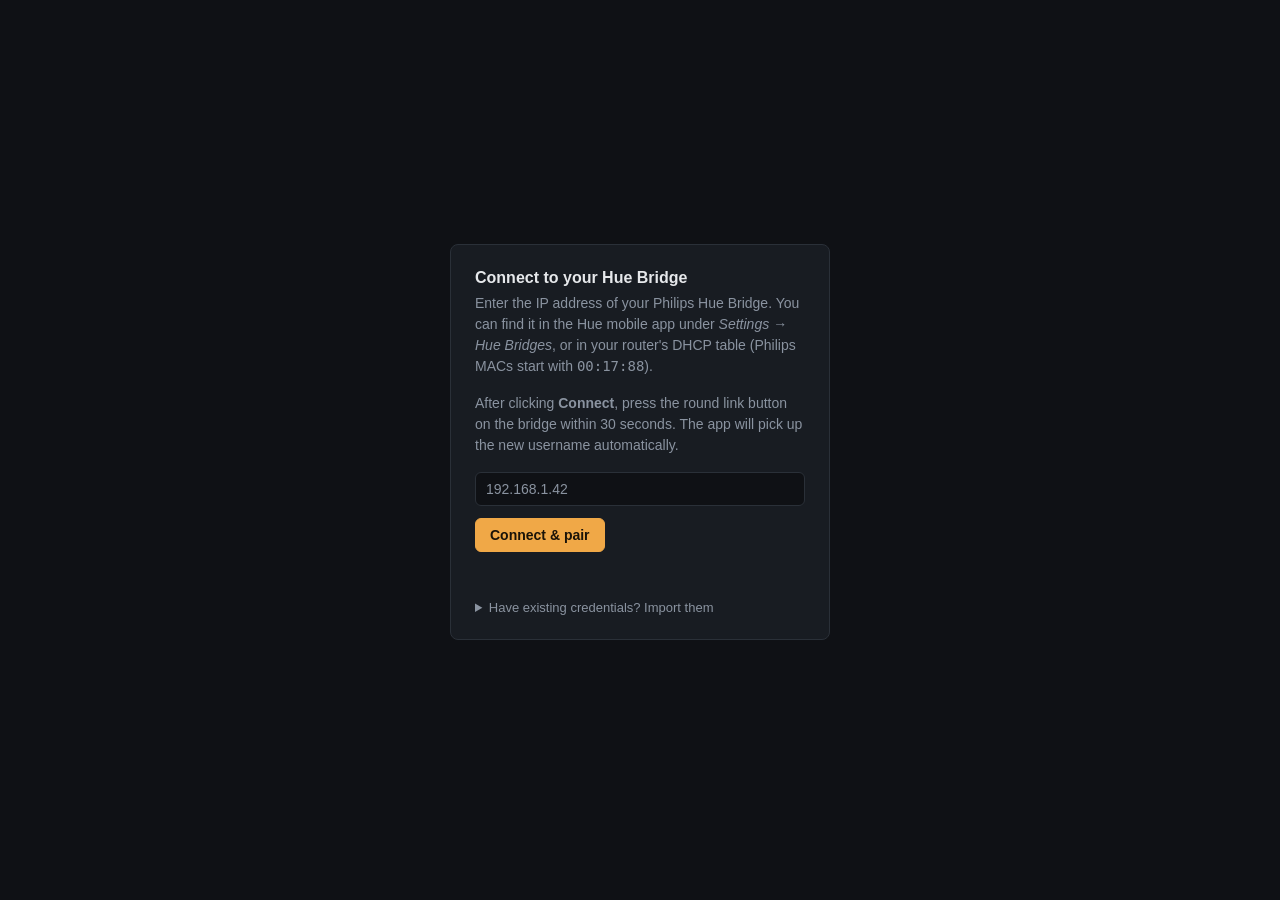
<file: index.html>
<!DOCTYPE html>
<html lang="en">
<head>
  <meta charset="UTF-8">
  <meta name="viewport" content="width=device-width, initial-scale=1.0">
  <title>Hue Controller</title>
  <link rel="stylesheet" href="style.css">
</head>
<body>
  <div id="app">

    <header id="topbar" style="display:none">
      <h1>Hue Controller</h1>
      <span class="ip" id="ip-indicator"></span>
      <span class="spacer"></span>
      <button id="refresh-btn">Refresh</button>
      <div id="menu-wrap">
        <button id="menu-btn" class="ghost" title="Menu">&#8943;</button>
        <div id="menu">
          <button id="export-btn">Export credentials</button>
        </div>
      </div>
    </header>

    <main id="main">
      <section id="connect">
        <div class="card">
          <h2>Connect to your Hue Bridge</h2>
          <p>Enter the IP address of your Philips Hue Bridge. You can find it in the Hue mobile app under <em>Settings &rarr; Hue Bridges</em>, or in your router's DHCP table (Philips MACs start with <code>00:17:88</code>).</p>
          <p>After clicking <strong>Connect</strong>, press the round link button on the bridge within 30 seconds. The app will pick up the new username automatically.</p>
          <input id="ip-input" type="text" placeholder="192.168.1.42" spellcheck="false" autocomplete="off">
          <div class="row">
            <button id="connect-btn" class="primary">Connect &amp; pair</button>
          </div>
          <div class="status" id="connect-status"></div>

          <details>
            <summary>Have existing credentials? Import them</summary>
            <p>Paste the JSON below (from this app's <em>Export credentials</em> option).</p>
            <textarea id="import-input" placeholder='{"ip":"192.168.1.42","token":"..."}' spellcheck="false"></textarea>
            <div class="row">
              <button id="import-btn">Import &amp; connect</button>
            </div>
          </details>
        </div>
      </section>

      <div id="dashboard" style="display:none; width:100%">
        <aside id="rooms">
          <h2>Rooms</h2>
          <div id="rooms-list"></div>
        </aside>
        <section id="panel"></section>
      </div>
    </main>

  </div>

  <div id="toast" class="info"></div>

  <script src="color.js"></script>
  <script src="hue.js"></script>
  <script src="core.js"></script>
  <script src="app.js"></script>
</body>
</html>
</file>
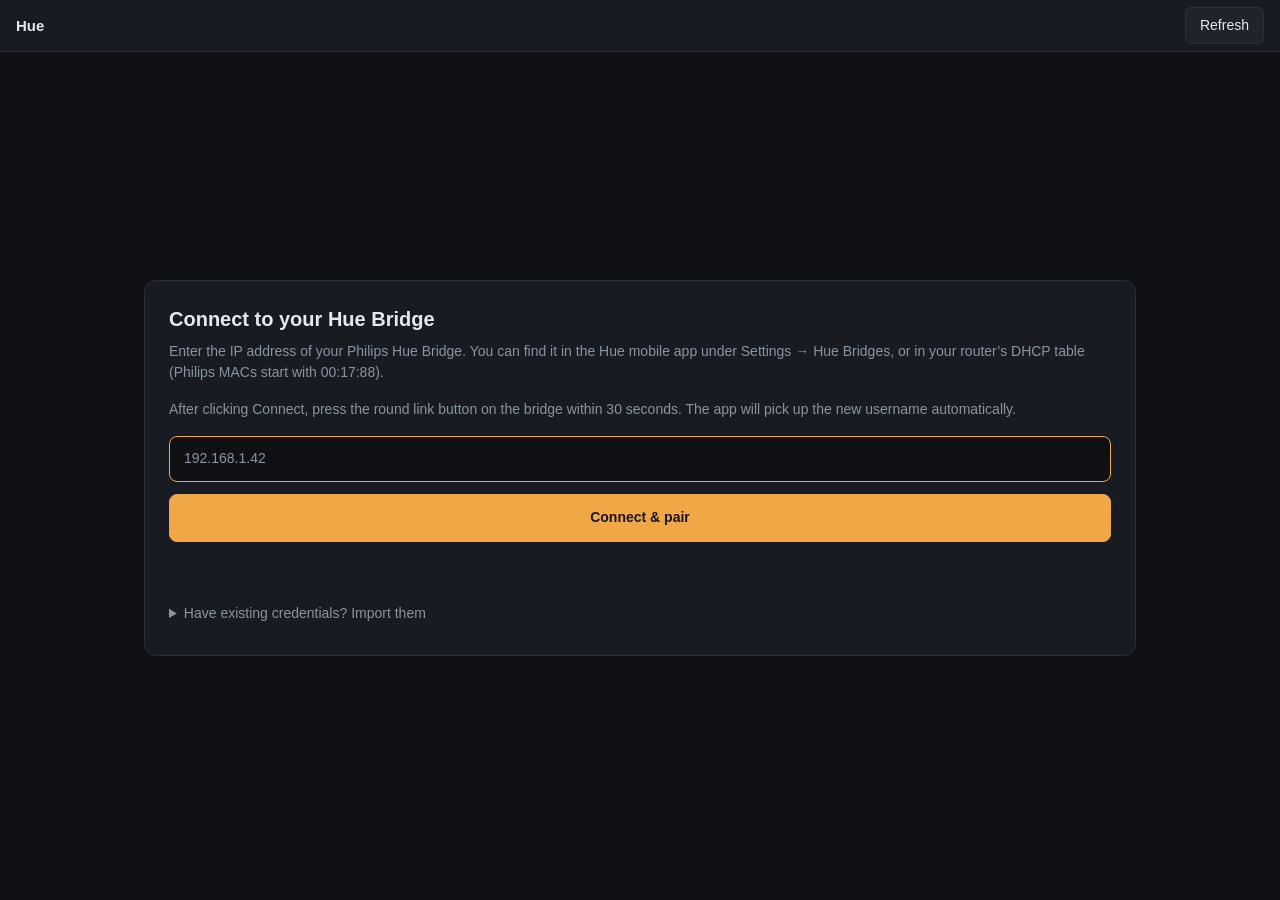
<file: hue-app/hue.html>
<!DOCTYPE html>
<html lang="en">
<head>
	<meta charset="UTF-8">
	<meta name="viewport" content="width=device-width, initial-scale=1, viewport-fit=cover">
	<title>Hue Controller</title>
	<link rel="stylesheet" href="style.css">
</head>
<body>
	<div id="app">
		<div class="loading">
			<div class="spinner"></div>
			<div>Loading&#8230;</div>
		</div>
	</div>
	<div id="toast"></div>
	<script src="color.js"></script>
	<script src="hue.js"></script>
	<script src="core.js"></script>
	<script src="app.js"></script>
</body>
</html>
</file>
<file: style.css>
/*
 * Hue SPA - dark theme.
 *
 * Hand-picked palette, single layer of CSS variables at the top, flat
 * class names. Native form controls are themed via `accent-color`
 * so we don't have to override slider/checkbox internals.
 */

* { box-sizing: border-box; margin: 0; padding: 0; }

:root {
  --bg:           #0f1115;
  --surface:      #181c22;
  --surface-2:    #1f242c;
  --border:       #2a3038;
  --text:         #e6e8eb;
  --text-muted:   #8a93a0;
  --accent:       #f0a847;
  --accent-soft:  #f0a84733;
  --on:           #3fb950;
  --error:        #e5484d;
  --error-bg:     #2a1416;
  --error-border: #5a2326;
  --topbar-h:     52px;
}

html, body {
  height: 100%;
  font-family: -apple-system, BlinkMacSystemFont, 'Segoe UI', Roboto, sans-serif;
  font-size: 14px;
  background: var(--bg);
  color: var(--text);
  -webkit-font-smoothing: antialiased;
}

input, button, select, textarea {
  font: inherit;
  color: inherit;
}

input, textarea {
  background: var(--bg);
  color: var(--text);
  border: 1px solid var(--border);
  border-radius: 6px;
  padding: 8px 10px;
  outline: none;
  transition: border-color 0.15s;
}
input:focus, textarea:focus { border-color: var(--accent); }
input::placeholder, textarea::placeholder { color: var(--text-muted); }

input[type="range"] {
  padding: 0;
  background: transparent;
  border: none;
  accent-color: var(--accent);
  cursor: pointer;
}
input[type="checkbox"] {
  width: 16px; height: 16px;
  accent-color: var(--accent);
  cursor: pointer;
}

button {
  background: var(--surface-2);
  color: var(--text);
  border: 1px solid var(--border);
  border-radius: 6px;
  padding: 8px 14px;
  cursor: pointer;
  transition: background 0.15s, border-color 0.15s;
}
button:hover  { background: #262c35; border-color: #3a424c; }
button:active { background: #1b1f26; }
button:disabled { opacity: 0.5; cursor: not-allowed; }

button.primary {
  background: var(--accent);
  color: #1a1308;
  border-color: var(--accent);
  font-weight: 600;
}
button.primary:hover { background: #f5b663; border-color: #f5b663; }

button.ghost {
  background: transparent;
}

/* ----- App shell ------------------------------------------------------ */

#app {
  min-height: 100%;
  display: flex;
  flex-direction: column;
}

#topbar {
  display: flex;
  align-items: center;
  gap: 12px;
  height: var(--topbar-h);
  padding: 0 16px;
  background: var(--surface);
  border-bottom: 1px solid var(--border);
  flex-shrink: 0;
}
#topbar h1 {
  font-size: 15px;
  font-weight: 600;
  margin-right: 8px;
}
#topbar .ip {
  color: var(--text-muted);
  font-size: 12px;
}
#topbar .spacer { flex: 1; }

#main {
  flex: 1;
  display: flex;
  min-height: 0;
}

#toast {
  position: fixed;
  top: calc(var(--topbar-h) + 10px);
  left: 50%;
  transform: translateX(-50%);
  max-width: 520px;
  width: calc(100% - 24px);
  padding: 10px 14px;
  border-radius: 8px;
  z-index: 1000;
  display: none;
  font-size: 13px;
  box-shadow: 0 4px 12px rgba(0,0,0,0.5);
}
#toast.error {
  background: var(--error-bg);
  border: 1px solid var(--error-border);
  color: var(--error);
}
#toast.info {
  background: var(--surface);
  border: 1px solid var(--border);
  color: var(--text);
}

/* ----- Connect screen ------------------------------------------------- */

#connect {
  margin: auto;
  width: 100%;
  max-width: 420px;
  padding: 32px 20px;
}
#connect .card {
  background: var(--surface);
  border: 1px solid var(--border);
  border-radius: 8px;
  padding: 24px;
  margin-bottom: 16px;
}
#connect h2 {
  font-size: 16px;
  margin-bottom: 6px;
}
#connect p {
  color: var(--text-muted);
  margin-bottom: 16px;
  line-height: 1.5;
}
#connect .row {
  display: flex;
  gap: 8px;
  margin-top: 12px;
}
#connect input[type="text"], #connect textarea {
  width: 100%;
}
#connect .status {
  color: var(--text-muted);
  font-size: 12px;
  margin-top: 8px;
  min-height: 16px;
}
#connect details {
  margin-top: 24px;
}
#connect summary {
  color: var(--text-muted);
  cursor: pointer;
  font-size: 13px;
}
#connect details[open] summary { margin-bottom: 12px; }

/* ----- Dashboard layout ----------------------------------------------- */

#rooms {
  width: 280px;
  flex-shrink: 0;
  background: var(--surface);
  border-right: 1px solid var(--border);
  padding: 12px;
  overflow-y: auto;
}
#rooms h2 {
  font-size: 13px;
  text-transform: uppercase;
  letter-spacing: 0.05em;
  color: var(--text-muted);
  margin-bottom: 10px;
}

.room-tile {
  background: var(--surface-2);
  border: 1px solid var(--border);
  border-radius: 8px;
  padding: 10px 12px;
  margin-bottom: 8px;
  cursor: pointer;
  transition: border-color 0.15s, background 0.15s;
}
.room-tile:hover { border-color: #3a424c; }
.room-tile.selected {
  border-color: var(--accent);
  background: linear-gradient(180deg, var(--accent-soft), transparent 80%), var(--surface-2);
}
.room-tile .row1 {
  display: flex;
  align-items: center;
  gap: 8px;
  margin-bottom: 6px;
}
.room-tile .name {
  flex: 1;
  font-weight: 500;
  white-space: nowrap;
  overflow: hidden;
  text-overflow: ellipsis;
}
.room-tile .swatch-strip {
  display: flex;
  height: 4px;
  border-radius: 2px;
  overflow: hidden;
  margin-top: 4px;
  background: var(--border);
}
.room-tile .swatch-strip > div { flex: 1; }
.room-tile .bri-row {
  display: flex;
  align-items: center;
  gap: 8px;
  margin-top: 6px;
}
.room-tile .bri-row input[type="range"] { flex: 1; }

#panel {
  flex: 1;
  padding: 16px;
  overflow-y: auto;
  min-width: 0;
}
#panel-header {
  display: flex;
  align-items: center;
  margin-bottom: 16px;
}
#panel-header h2 {
  font-size: 18px;
  font-weight: 600;
}
#panel-header .meta {
  margin-left: 12px;
  color: var(--text-muted);
  font-size: 12px;
}

#empty {
  display: flex;
  align-items: center;
  justify-content: center;
  height: 200px;
  color: var(--text-muted);
  font-size: 14px;
}

/* ----- Lights grid ---------------------------------------------------- */

.lights-grid {
  display: grid;
  grid-template-columns: repeat(auto-fill, minmax(220px, 1fr));
  gap: 10px;
}

.light-card {
  background: var(--surface);
  border: 1px solid var(--border);
  border-radius: 8px;
  padding: 12px;
  display: flex;
  flex-direction: column;
  gap: 8px;
  transition: border-color 0.15s;
}
.light-card:hover { border-color: #3a424c; }
.light-card.unreachable { opacity: 0.5; }
.light-card .row1 {
  display: flex;
  align-items: center;
  gap: 8px;
}
.light-card .name {
  flex: 1;
  font-weight: 500;
  white-space: nowrap;
  overflow: hidden;
  text-overflow: ellipsis;
}
.light-card .swatch {
  width: 18px;
  height: 18px;
  border-radius: 4px;
  border: 1px solid var(--border);
  flex-shrink: 0;
  background: rgb(255, 233, 191);
}
.light-card .badge {
  font-size: 11px;
  padding: 2px 6px;
  border-radius: 4px;
  background: var(--error-bg);
  color: var(--error);
  border: 1px solid var(--error-border);
}
.light-card .bri {
  display: flex;
  align-items: center;
  gap: 8px;
}
.light-card .bri input[type="range"] { flex: 1; }
.light-card .details {
  border-top: 1px solid var(--border);
  padding-top: 8px;
  display: flex;
  flex-direction: column;
  gap: 6px;
}
.light-card .details .slider-row {
  display: flex;
  align-items: center;
  gap: 8px;
  font-size: 12px;
  color: var(--text-muted);
}
.light-card .details .slider-row span { width: 28px; }
.light-card .details input[type="range"] { flex: 1; }
.light-card .toggle-details {
  background: transparent;
  border: none;
  color: var(--text-muted);
  font-size: 12px;
  padding: 0;
  cursor: pointer;
  align-self: flex-start;
}
.light-card .toggle-details:hover { color: var(--text); background: transparent; }

/* ----- Scenes --------------------------------------------------------- */

#scenes-row {
  margin-top: 24px;
  padding-top: 16px;
  border-top: 1px solid var(--border);
}
#scenes-row h3 {
  font-size: 13px;
  text-transform: uppercase;
  letter-spacing: 0.05em;
  color: var(--text-muted);
  margin-bottom: 10px;
}
#scenes-row .scenes-list {
  display: flex;
  flex-wrap: wrap;
  gap: 8px;
}
#scenes-row .scene-btn {
  background: var(--surface);
}
#scenes-row .empty {
  color: var(--text-muted);
  font-size: 12px;
  font-style: italic;
}

/* ----- Modal ---------------------------------------------------------- */

.modal-backdrop {
  position: fixed;
  inset: 0;
  background: rgba(0,0,0,0.6);
  display: flex;
  align-items: center;
  justify-content: center;
  z-index: 2000;
}
.modal {
  background: var(--surface);
  border: 1px solid var(--border);
  border-radius: 8px;
  padding: 20px;
  max-width: 480px;
  width: calc(100% - 32px);
}
.modal h3 { margin-bottom: 12px; }
.modal p { color: var(--text-muted); margin-bottom: 12px; line-height: 1.5; }
.modal textarea {
  width: 100%;
  font-family: ui-monospace, 'SF Mono', Consolas, monospace;
  font-size: 12px;
  resize: vertical;
  min-height: 80px;
}
.modal .actions {
  display: flex;
  gap: 8px;
  margin-top: 12px;
  justify-content: flex-end;
}
.modal .danger { color: var(--error); border-color: var(--error-border); }
.modal .danger:hover { background: var(--error-bg); }

/* ----- Menu ----------------------------------------------------------- */

#menu-wrap {
  position: relative;
}
#menu {
  position: absolute;
  top: 100%;
  right: 0;
  margin-top: 6px;
  background: var(--surface);
  border: 1px solid var(--border);
  border-radius: 6px;
  padding: 4px;
  min-width: 180px;
  display: none;
  z-index: 100;
  box-shadow: 0 4px 12px rgba(0,0,0,0.5);
}
#menu.open { display: block; }
#menu button {
  display: block;
  width: 100%;
  text-align: left;
  background: transparent;
  border: none;
  padding: 8px 12px;
  border-radius: 4px;
}
#menu button:hover { background: var(--surface-2); }
#menu button.danger { color: var(--error); }

/* ----- Responsive ----------------------------------------------------- */

/* Tablet and below: stack rooms above panel. */
@media (max-width: 900px) {
  #main { flex-direction: column; }
  /* #dashboard is set to display:flex by the app's JS. Without this
     override its children would still lay out in a row, pushing #panel
     off-screen. */
  #dashboard { flex-direction: column; }
  #rooms {
    width: 100%;
    flex-shrink: 0;
    border-right: none;
    border-bottom: 1px solid var(--border);
    max-height: 200px;
    overflow-y: auto;
  }
}

/* Phone: tighten everything, ensure tap targets are usable. */
@media (max-width: 600px) {
  :root { --topbar-h: 48px; }

  /* Top bar: drop the IP indicator (redundant on phone), tighten gaps. */
  #topbar { padding: 0 10px; gap: 6px; }
  #topbar h1 { font-size: 14px; }
  #topbar .ip { display: none; }
  #refresh-btn { padding: 6px 10px; font-size: 12px; }

  /* Larger native form controls for fingers. */
  input[type="checkbox"] { width: 20px; height: 20px; }
  input[type="range"] { padding: 8px 0; }

  /* Connect screen: less padding, larger tap targets. */
  #connect { padding: 12px; }
  #connect .card { padding: 16px; }
  #connect input, #connect textarea { font-size: 15px; padding: 10px; }
  #connect button { padding: 10px 14px; }
  #connect p { font-size: 13px; line-height: 1.5; }

  /* Rooms column: let it grow to fit all rooms; no horizontal scroll. */
  #rooms {
    max-height: none;
    padding: 8px 10px;
  }
  #rooms h2 { font-size: 11px; margin-bottom: 6px; }
  .room-tile { padding: 8px 10px; }
  .room-tile .name { font-size: 13px; }

  /* Panel */
  #panel { padding: 10px; }
  #panel-header { margin-bottom: 10px; }
  #panel-header h2 { font-size: 15px; }
  #panel-header .meta { font-size: 11px; }

  /* Lights grid: drop to 2 columns at small but not narrow widths. */
  .lights-grid {
    grid-template-columns: repeat(auto-fill, minmax(150px, 1fr));
    gap: 8px;
  }
  .light-card { padding: 10px; gap: 6px; }
  .light-card .name { font-size: 13px; }
  .light-card .swatch { width: 16px; height: 16px; }
  .light-card .badge { font-size: 10px; padding: 1px 5px; }

  /* Slider rows in light details */
  .light-card .details { padding-top: 6px; gap: 4px; }
  .light-card .details .slider-row { font-size: 11px; }
  .light-card .details .slider-row span { width: 24px; }
  .light-card .toggle-details { font-size: 11px; }

  /* Scenes row */
  #scenes-row { margin-top: 16px; padding-top: 12px; }
  #scenes-row h3 { font-size: 11px; margin-bottom: 8px; }
  #scenes-row .scene-btn { padding: 6px 10px; font-size: 12px; }

  /* Modal: nearly full width with breathing room. */
  .modal { width: calc(100% - 16px); padding: 16px; }
  .modal h3 { font-size: 15px; }
  .modal p { font-size: 13px; }
  .modal button { padding: 10px 14px; }

  /* Toast */
  #toast {
    top: calc(var(--topbar-h) + 6px);
    padding: 8px 10px;
    font-size: 12px;
    width: calc(100% - 16px);
  }
}

/* Very narrow phones: force single-column light grid. */
@media (max-width: 380px) {
  .lights-grid { grid-template-columns: 1fr; }
  #topbar h1 { font-size: 13px; }
}
</file>
<file: hue-app/style.css>
/*
 * Hue Controller - unified stylesheet.
 *
 * Mobile-first: base layout is the card-based view model (connect screen,
 * groups list, group detail). At >= 900px the layout switches to a
 * sidebar+panel dashboard that shows all rooms at once.
 *
 * Both layouts share the same color palette, typography scale, and
 * component primitives (light cards, scenes, toast, etc.).
 */

* { box-sizing: border-box; margin: 0; padding: 0; }

:root {
	--bg: #0f1115;
	--surface: #181c22;
	--surface-2: #1f242c;
	--border: #2a3038;
	--text: #e6e8eb;
	--text-muted: #8a93a0;
	--accent: #f0a847;
	--accent-soft: #f0a84733;
	--on: #3fb950;
	--error: #e5484d;
	--error-bg: #2a1416;
	--error-border: #5a2326;
	--header-h: 56px;
	color-scheme: dark;
}

html, body { height: 100%; }
body {
	font: 14px/1.4 -apple-system, BlinkMacSystemFont, 'Segoe UI', Roboto, sans-serif;
	background: var(--bg);
	color: var(--text);
	-webkit-font-smoothing: antialiased;
	-webkit-tap-highlight-color: transparent;
	overscroll-behavior: contain;
}

input, button, select, textarea { font: inherit; color: inherit; }

input, textarea {
	background: var(--bg);
	color: var(--text);
	border: 1px solid var(--border);
	border-radius: 8px;
	padding: 12px 14px;
	outline: none;
	transition: border-color 0.15s;
	width: 100%;
}
input:focus, textarea:focus { border-color: var(--accent); }
input::placeholder, textarea::placeholder { color: var(--text-muted); }

input[type="range"] {
	padding: 10px 0;
	background: transparent;
	border: none;
	accent-color: var(--accent);
	cursor: pointer;
	width: 100%;
}
input[type="checkbox"] {
	width: 24px; height: 24px;
	accent-color: var(--accent);
	cursor: pointer;
	flex-shrink: 0;
	margin: 0;
}

button {
	background: var(--surface-2);
	color: var(--text);
	border: 1px solid var(--border);
	border-radius: 8px;
	padding: 12px 16px;
	cursor: pointer;
	transition: background 0.15s, border-color 0.15s;
	min-height: 48px;
	font-weight: 500;
}
button:hover { background: #262c35; border-color: #3a424c; }
button:active { background: #1b1f26; }
button:disabled { opacity: 0.5; cursor: not-allowed; }

button.primary {
	background: var(--accent);
	color: #1a1308;
	border-color: var(--accent);
	font-weight: 600;
}
button.primary:hover { background: #f5b663; border-color: #f5b663; }

button.ghost { background: transparent; border-color: transparent; }

/* ----- App shell ------------------------------------------------------- */

#app {
	min-height: 100%;
	display: flex;
	flex-direction: column;
}

main {
	flex: 1;
	display: flex;
	flex-direction: column;
	min-height: 0;
}

#view {
	flex: 1;
	overflow-y: auto;
	padding: 12px;
	min-height: 0;
}

/* ----- Header (mobile) ------------------------------------------------- */

#header {
	display: flex;
	align-items: center;
	gap: 12px;
	height: var(--header-h);
	padding: 0 12px;
	background: var(--surface);
	border-bottom: 1px solid var(--border);
	flex-shrink: 0;
}
#header h1 {
	font-size: 17px;
	font-weight: 600;
	white-space: nowrap;
	overflow: hidden;
	text-overflow: ellipsis;
}
#header .ip {
	color: var(--text-muted);
	font-size: 12px;
}
#header .bridge-clock {
	color: var(--text-muted);
	font-size: 12px;
	font-variant-numeric: tabular-nums;
	white-space: nowrap;
}
#header .bridge-clock.drift {
	color: var(--error);
	background: var(--error-bg);
	border: 1px solid var(--error-border);
	border-radius: 6px;
	padding: 2px 7px;
}
#header .bridge-clock.muted { opacity: 0.6; }
#header .spacer { flex: 1; }

#refresh-btn {
	width: 48px; height: 48px;
	min-height: 48px;
	padding: 0;
	border-radius: 50%;
	display: flex;
	align-items: center;
	justify-content: center;
	font-size: 20px;
	background: transparent;
	border-color: transparent;
	color: var(--text);
}
#refresh-btn:hover { background: var(--surface-2); border-color: var(--border); }

#back-btn-header {
	width: 48px; height: 48px;
	min-height: 48px;
	padding: 0;
	border-radius: 50%;
	background: transparent;
	border-color: transparent;
	color: var(--accent);
	font-size: 22px;
	display: flex;
	align-items: center;
	justify-content: center;
	flex-shrink: 0;
	margin-left: -4px;
}
#back-btn-header:active { background: var(--surface-2); border-color: var(--border); }

/* ----- Toast ----------------------------------------------------------- */

#toast {
	position: fixed;
	top: calc(var(--header-h) + 8px);
	left: 50%;
	transform: translateX(-50%);
	max-width: 520px;
	width: calc(100% - 24px);
	padding: 10px 14px;
	border-radius: 8px;
	z-index: 1000;
	display: none;
	font-size: 13px;
	box-shadow: 0 4px 12px rgba(0,0,0,0.5);
}
#toast.error {
	background: var(--error-bg);
	border: 1px solid var(--error-border);
	color: var(--error);
}
#toast.info {
	background: var(--surface);
	border: 1px solid var(--border);
	color: var(--text);
}

/* ----- Connect screen -------------------------------------------------- */

#connect-view {
	margin: auto;
	width: 100%;
	max-width: 1024px;
	padding: 24px 16px;
}
.connect-card {
	background: var(--surface);
	border: 1px solid var(--border);
	border-radius: 12px;
	padding: 24px;
	margin-bottom: 16px;
}
.connect-card h2 { font-size: 20px; margin-bottom: 8px; }
.connect-card p {
	color: var(--text-muted);
	margin-bottom: 16px;
	line-height: 1.5;
}
.connect-card input, .connect-card textarea { font-size: 16px; }
.connect-card .row { margin-top: 12px; }
.connect-card button { width: 100%; }
.connect-card textarea { height: 125px; }
.connect-card .status {
	color: var(--text-muted);
	font-size: 13px;
	margin-top: 12px;
	min-height: 18px;
	line-height: 1.4;
}
.connect-card details { margin-top: 24px; }
.connect-card summary {
	color: var(--text-muted);
	cursor: pointer;
	font-size: 14px;
	padding: 8px 0;
}
.connect-card details[open] summary { margin-bottom: 12px; }

/* ----- Menu (dropdown) ------------------------------------------------ */

#menu-wrap { position: relative; }
#menu {
	position: absolute;
	top: 100%;
	right: 0;
	margin-top: 6px;
	background: var(--surface);
	border: 1px solid var(--border);
	border-radius: 6px;
	padding: 4px;
	min-width: 180px;
	display: none;
	z-index: 100;
	box-shadow: 0 4px 12px rgba(0,0,0,0.5);
}
#menu.open { display: block; }
#menu button {
	display: block;
	width: 100%;
	text-align: left;
	background: transparent;
	border: none;
	padding: 8px 12px;
	border-radius: 4px;
	min-height: auto;
}
#menu button:hover { background: var(--surface-2); }

/* ----- Modal ----------------------------------------------------------- */

.modal-backdrop {
	position: fixed;
	inset: 0;
	background: rgba(0,0,0,0.6);
	display: flex;
	align-items: center;
	justify-content: center;
	z-index: 2000;
}
.modal {
	background: var(--surface);
	border: 1px solid var(--border);
	border-radius: 8px;
	padding: 20px;
	max-width: 480px;
	width: calc(100% - 32px);
}
.modal h3 { margin-bottom: 12px; }
.modal p { color: var(--text-muted); margin-bottom: 12px; line-height: 1.5; }
.modal textarea {
	width: 100%;
	font-family: ui-monospace, 'SF Mono', Consolas, monospace;
	font-size: 12px;
	resize: vertical;
	min-height: 80px;
}
.modal-pre {
	font-family: ui-monospace, 'SF Mono', Consolas, monospace;
	font-size: 12px;
	line-height: 1.5;
	background: var(--surface-2);
	border: 1px solid var(--border);
	border-radius: 6px;
	padding: 10px 12px;
	white-space: pre-wrap;
	word-break: break-all;
	user-select: text;
	margin-bottom: 12px;
}
.modal .actions {
	display: flex;
	gap: 8px;
	margin-top: 12px;
	justify-content: flex-end;
}
.modal .field {
	display: block;
	margin-bottom: 12px;
	color: var(--text-muted);
	font-size: 12px;
	font-weight: 500;
}
.modal .field input {
	margin-top: 6px;
	font-size: 14px;
}
.modal .danger { color: var(--error); border-color: var(--error-border); }
.modal .danger:hover { background: var(--error-bg); }

/* ----- Groups list (mobile) ------------------------------------------- */

#groups-list {
	display: flex;
	flex-direction: column;
	gap: 10px;
}
.group-card {
	display: flex;
	align-items: center;
	gap: 12px;
	min-height: 72px;
	padding: 16px;
	background: var(--surface);
	border: 1px solid var(--border);
	border-radius: 10px;
	cursor: pointer;
	transition: border-color 0.15s, background 0.15s;
	width: 100%;
	text-align: left;
	color: var(--text);
	font: inherit;
}
.group-card:hover { border-color: #3a424c; }
.group-card:active { background: var(--surface-2); }
.group-card .name {
	flex: 1;
	font-size: 17px;
	font-weight: 500;
	white-space: nowrap;
	overflow: hidden;
	text-overflow: ellipsis;
}
.group-card .swatch-strip {
	display: flex;
	height: 4px;
	width: 36px;
	flex-shrink: 0;
	border-radius: 2px;
	overflow: hidden;
	background: var(--border);
}
.group-card .swatch-strip > div { flex: 1; }
.group-card .dot {
	width: 10px; height: 10px;
	border-radius: 50%;
	flex-shrink: 0;
	background: var(--text-muted);
	opacity: 0.3;
}
.group-card .dot.on { background: var(--on); opacity: 1; }

/* ----- Group detail (mobile) ------------------------------------------ */

.section { margin-bottom: 20px; }
.section h3 {
	font-size: 12px;
	text-transform: uppercase;
	letter-spacing: 0.05em;
	color: var(--text-muted);
	margin-bottom: 10px;
	font-weight: 600;
}

#group-controls {
	display: flex;
	align-items: center;
	gap: 16px;
	padding: 14px 16px;
	background: var(--surface);
	border: 1px solid var(--border);
	border-radius: 10px;
}
#group-controls input[type="range"] { flex: 1; }
#group-controls .toggle { width: 56px; height: 32px; flex-shrink: 0; }

/* ----- Room tiles (desktop sidebar) ----------------------------------- */

.room-tile {
	background: var(--surface-2);
	border: 1px solid var(--border);
	border-radius: 8px;
	padding: 10px 12px;
	margin-bottom: 8px;
	cursor: pointer;
	transition: border-color 0.15s, background 0.15s;
}
.room-tile:hover { border-color: #3a424c; }
.room-tile.selected {
	border-color: var(--accent);
	background: linear-gradient(180deg, var(--accent-soft), transparent 80%), var(--surface-2);
}
.room-tile .row1 {
	display: flex;
	align-items: center;
	gap: 8px;
	margin-bottom: 6px;
}
.room-tile .name {
	flex: 1;
	font-weight: 500;
	white-space: nowrap;
	overflow: hidden;
	text-overflow: ellipsis;
}
.room-tile .swatch-strip {
	display: flex;
	height: 4px;
	border-radius: 2px;
	overflow: hidden;
	margin-top: 4px;
	background: var(--border);
}
.room-tile .swatch-strip > div { flex: 1; }
.room-tile .dot {
	width: 10px; height: 10px;
	border-radius: 50%;
	flex-shrink: 0;
	background: var(--text-muted);
	opacity: 0.3;
}
.room-tile .dot.on { background: var(--on); opacity: 1; }

/* ----- Panel header (desktop) ----------------------------------------- */

#panel-header {
	display: flex;
	align-items: center;
	margin-bottom: 16px;
}
#panel-header h2 { font-size: 18px; font-weight: 600; }
#panel-header .meta {
	margin-left: 12px;
	color: var(--text-muted);
	font-size: 12px;
}

/* ----- Lights --------------------------------------------------------- */

#lights-list {
	display: flex;
	flex-direction: column;
	gap: 10px;
}

.lights-grid {
	display: grid;
	grid-template-columns: repeat(auto-fill, minmax(220px, 1fr));
	gap: 10px;
}

.light-card {
	background: var(--surface);
	border: 1px solid var(--border);
	border-radius: 10px;
	padding: 14px 16px;
	display: flex;
	flex-direction: column;
	gap: 10px;
}
.light-card.unreachable { opacity: 0.5; }
.light-card .row1 {
	display: flex;
	align-items: center;
	gap: 12px;
}
.light-card .swatch {
	width: 18px; height: 18px;
	border-radius: 4px;
	border: 1px solid var(--border);
	flex-shrink: 0;
	background: rgb(255, 233, 191);
}
.light-card .name {
	flex: 1;
	font-size: 16px;
	font-weight: 500;
	white-space: nowrap;
	overflow: hidden;
	text-overflow: ellipsis;
}
.light-card .badge {
	font-size: 11px;
	padding: 2px 6px;
	border-radius: 4px;
	background: var(--error-bg);
	color: var(--error);
	border: 1px solid var(--error-border);
}
.light-card .toggle-details {
	background: transparent;
	border: none;
	color: var(--text-muted);
	font-size: 12px;
	padding: 0;
	cursor: pointer;
	align-self: flex-start;
	min-height: auto;
}
.light-card .toggle-details:hover { color: var(--text); background: transparent; }

/* ----- Color picker ---------------------------------------------------- */

.light-card .details {
	border-top: 1px solid var(--border);
	padding-top: 8px;
	display: flex;
	flex-direction: column;
	gap: 6px;
}
.light-card .details .slider-row {
	display: flex;
	align-items: center;
	gap: 8px;
	font-size: 12px;
	color: var(--text-muted);
}
.light-card .details .slider-row span { width: 28px; }
.light-card .details input[type="range"] { flex: 1; }

/* ----- Scenes ---------------------------------------------------------- */

#scenes-row {
	display: flex;
	gap: 8px;
	overflow-x: auto;
	padding: 4px 2px 8px;
	-webkit-overflow-scrolling: touch;
	scrollbar-width: none;
}
#scenes-row::-webkit-scrollbar { display: none; }
#scenes-row .empty {
	color: var(--text-muted);
	font-size: 13px;
	font-style: italic;
	padding: 4px 0;
}
.scene-pill {
	flex-shrink: 0;
	min-height: 40px;
	padding: 10px 18px;
	border-radius: 999px;
	background: var(--surface);
	border: 1px solid var(--border);
	color: var(--text);
	font-size: 14px;
	font-weight: 500;
	white-space: nowrap;
	cursor: pointer;
}
.scene-pill:active { background: var(--surface-2); }
.scene-pill:disabled { opacity: 0.5; }

#empty {
	display: flex;
	align-items: center;
	justify-content: center;
	height: 200px;
	color: var(--text-muted);
	font-size: 14px;
	text-align: center;
}

/* ----- Automations / schedules / rules --------------------------------- */

#automations-view .auto-note {
	color: var(--text-muted);
	font-size: 13px;
	line-height: 1.5;
	margin-bottom: 16px;
	padding: 10px 12px;
	background: var(--surface-2);
	border: 1px solid var(--border);
	border-radius: 8px;
}
.auto-list {
	display: flex;
	flex-direction: column;
	gap: 8px;
}
.auto-row {
	display: flex;
	align-items: center;
	flex-wrap: wrap;
	gap: 12px;
	padding: 12px 14px;
	background: var(--surface);
	border: 1px solid var(--border);
	border-radius: 10px;
	cursor: pointer;
	transition: border-color 0.15s;
}
.auto-row:hover { border-color: #3a424c; }
.auto-row.off { opacity: 0.55; }
.auto-info { flex: 1; min-width: 0; }
.auto-name {
	font-size: 15px;
	font-weight: 500;
	white-space: nowrap;
	overflow: hidden;
	text-overflow: ellipsis;
}
.auto-meta {
	color: var(--text-muted);
	font-size: 12px;
	font-variant-numeric: tabular-nums;
	white-space: nowrap;
	overflow: hidden;
	text-overflow: ellipsis;
	margin-top: 2px;
}
.auto-row .toggle { width: 56px; height: 32px; flex-shrink: 0; }
.auto-edit {
	background: transparent;
	border-color: var(--border);
	color: var(--text);
	font-size: 13px;
	padding: 6px 12px;
	min-height: auto;
	border-radius: 6px;
	flex-shrink: 0;
}
.auto-edit:hover { background: var(--surface-2); }
.auto-expand {
	width: 28px; height: 28px;
	min-height: auto;
	padding: 0;
	border-radius: 50%;
	background: transparent;
	border-color: transparent;
	color: var(--text-muted);
	font-size: 18px;
	display: flex;
	align-items: center;
	justify-content: center;
	flex-shrink: 0;
	transition: transform 0.15s;
}
.auto-expand:hover { background: var(--surface-2); color: var(--text); }
.auto-expand.open { transform: rotate(90deg); }
.auto-details {
	flex-basis: 100%;
	border-top: 1px solid var(--border);
	padding: 10px 2px 2px;
	display: flex;
	flex-direction: column;
	gap: 4px;
}
.auto-line { font-size: 13px; line-height: 1.5; color: var(--text); }
.auto-line:first-child { color: var(--text-muted); }
.auto-line.subhead {
	font-size: 11px;
	text-transform: uppercase;
	letter-spacing: 0.05em;
	color: var(--text-muted);
	font-weight: 600;
	margin-top: 4px;
}
.auto-line.bullet { padding-left: 10px; }
.auto-raw-label {
	font-size: 11px;
	text-transform: uppercase;
	letter-spacing: 0.05em;
	color: var(--text-muted);
	margin: 6px 0 4px;
}
.auto-raw {
	font-family: ui-monospace, 'SF Mono', Consolas, monospace;
	font-size: 11px;
	line-height: 1.5;
	background: var(--surface-2);
	border: 1px solid var(--border);
	border-radius: 6px;
	padding: 8px;
	max-height: 240px;
	overflow: auto;
	white-space: pre-wrap;
	word-break: break-word;
	color: var(--text-muted);
}
.auto-empty {
	color: var(--text-muted);
	font-size: 13px;
	font-style: italic;
	padding: 4px 0;
}

/* ----- Composite automation clusters (linked rules) --------------------- */

.auto-cluster {
	background: var(--surface);
	border: 1px solid var(--border);
	border-left: 3px solid var(--accent);
	border-radius: 10px;
	padding: 10px 12px;
}
.cluster-head {
	display: flex;
	align-items: center;
	gap: 10px;
	cursor: pointer;
	user-select: none;
}
.cluster-title { flex: 1; min-width: 0; }
.cluster-name {
	font-size: 15px;
	font-weight: 600;
	white-space: nowrap;
	overflow: hidden;
	text-overflow: ellipsis;
}
.cluster-meta { color: var(--text-muted); font-size: 12px; margin-top: 1px; }
.cluster-head .toggle { width: 56px; height: 32px; flex-shrink: 0; }
.cluster-chips {
	display: flex;
	flex-wrap: wrap;
	gap: 6px;
	margin-top: 10px;
}
.chip {
	font-size: 11px;
	padding: 3px 8px;
	border-radius: 999px;
	background: var(--surface-2);
	border: 1px solid var(--border);
	color: var(--text-muted);
	white-space: nowrap;
}
.chip.var { color: var(--accent); }
.chip.timer { color: var(--on); }
.cluster-rules { margin-top: 10px; }
.cluster-rules .auto-row { background: var(--surface-2); }

/* ----- Error views ----------------------------------------------------- */

#error-view {
	margin: auto;
	width: 100%;
	max-width: 480px;
	padding: 24px 16px;
	text-align: center;
}
#error-view h2 { font-size: 20px; margin-bottom: 12px; color: var(--error); }
#error-view p { color: var(--text-muted); line-height: 1.5; }
#error-view .icon { font-size: 48px; margin-bottom: 16px; opacity: 0.5; }

#cert-view {
	margin: auto;
	width: 100%;
	max-width: 480px;
	padding: 24px 16px;
	text-align: left;
}
#cert-view .icon { font-size: 40px; margin-bottom: 8px; opacity: 0.6; }
#cert-view h2 { font-size: 18px; margin-bottom: 12px; }
#cert-view p { line-height: 1.5; margin-bottom: 12px; }
#cert-view .muted { color: var(--text-muted); font-size: 13px; }
#cert-view ol {
	padding-left: 22px;
	margin: 12px 0 20px;
	color: var(--text-muted);
	font-size: 14px;
	line-height: 1.5;
}
#cert-view ol li { margin-bottom: 8px; }
#cert-view .ip {
	font-family: ui-monospace, 'SF Mono', Consolas, monospace;
	font-size: 13px;
	background: var(--surface-2);
	border: 1px solid var(--border);
	border-radius: 4px;
	padding: 1px 5px;
	word-break: break-all;
}
#cert-view button { width: 100%; margin-top: 8px; }
#cert-view #cert-retry-btn:disabled { opacity: 0.6; }

/* ----- Loading state --------------------------------------------------- */

.loading {
	display: flex;
	align-items: center;
	justify-content: center;
	height: 100vh;
	color: var(--text-muted);
}
.spinner {
	width: 24px; height: 24px;
	border: 3px solid var(--border);
	border-top-color: var(--accent);
	border-radius: 50%;
	animation: spin 0.8s linear infinite;
	margin-right: 12px;
}
@keyframes spin { to { transform: rotate(360deg); } }

/* ----- Tablet: 2-column mobile layouts (600-899px) -------------------- */

@media (min-width: 600px) {
	#groups-list {
		display: grid;
		grid-template-columns: 1fr 1fr;
		gap: 12px;
	}
	#lights-list {
		display: grid;
		grid-template-columns: 1fr 1fr;
		gap: 12px;
	}
	#view { padding: 16px; }
}

/* ----- Desktop dashboard layout (>= 900px) ---------------------------- */

@media (min-width: 900px) {
	:root { --header-h: 52px; }

	body { font-size: 14px; }

	/* Header -> topbar */
	#header { padding: 0 16px; }
	#header h1 { font-size: 15px; margin-right: 8px; }

	/* Refresh: normal text button on desktop */
	#refresh-btn {
		width: auto; height: auto;
		min-height: auto;
		padding: 8px 14px;
		border-radius: 6px;
		font-size: 14px;
		background: var(--surface-2);
		border-color: var(--border);
	}

	/* No back button on desktop */
	#back-btn-header { display: none; }

	/* Dashboard: sidebar + panel side by side */
	#dashboard {
		display: flex;
		flex: 1;
		min-height: 0;
		width: 100%;
	}

	#rooms {
		width: 280px;
		flex-shrink: 0;
		background: var(--surface);
		border-right: 1px solid var(--border);
		padding: 12px;
		overflow-y: auto;
	}
	#rooms h2 {
		font-size: 13px;
		text-transform: uppercase;
		letter-spacing: 0.05em;
		color: var(--text-muted);
		margin-bottom: 10px;
	}

	#panel {
		flex: 1;
		padding: 16px;
		overflow-y: auto;
		min-width: 0;
	}

	/* Tighter light cards in the desktop grid */
	.light-card {
		border-radius: 8px;
		padding: 12px;
		gap: 8px;
	}
	.light-card .name { font-size: 14px; }
	.light-card .swatch { width: 18px; height: 18px; }

	/* Scenes wrap on desktop instead of horizontal scroll */
	#scenes-row {
		flex-wrap: wrap;
		overflow-x: visible;
		-webkit-overflow-scrolling: auto;
		scrollbar-width: auto;
	}
	#scenes-row::-webkit-scrollbar { display: auto; }
	.scene-pill {
		border-radius: 6px;
		padding: 8px 14px;
	}

	/* Connect screen: smaller inputs on desktop */
	.connect-card input, .connect-card textarea { font-size: 14px; }

	/* Toast position */
	#toast { top: calc(var(--header-h) + 10px); }
}

/* ----- Narrow phones (<= 380px) --------------------------------------- */

@media (max-width: 379px) {
	#groups-list { grid-template-columns: 1fr; }
	#lights-list { grid-template-columns: 1fr; }
	#header h1 { font-size: 15px; }
}
</file>
